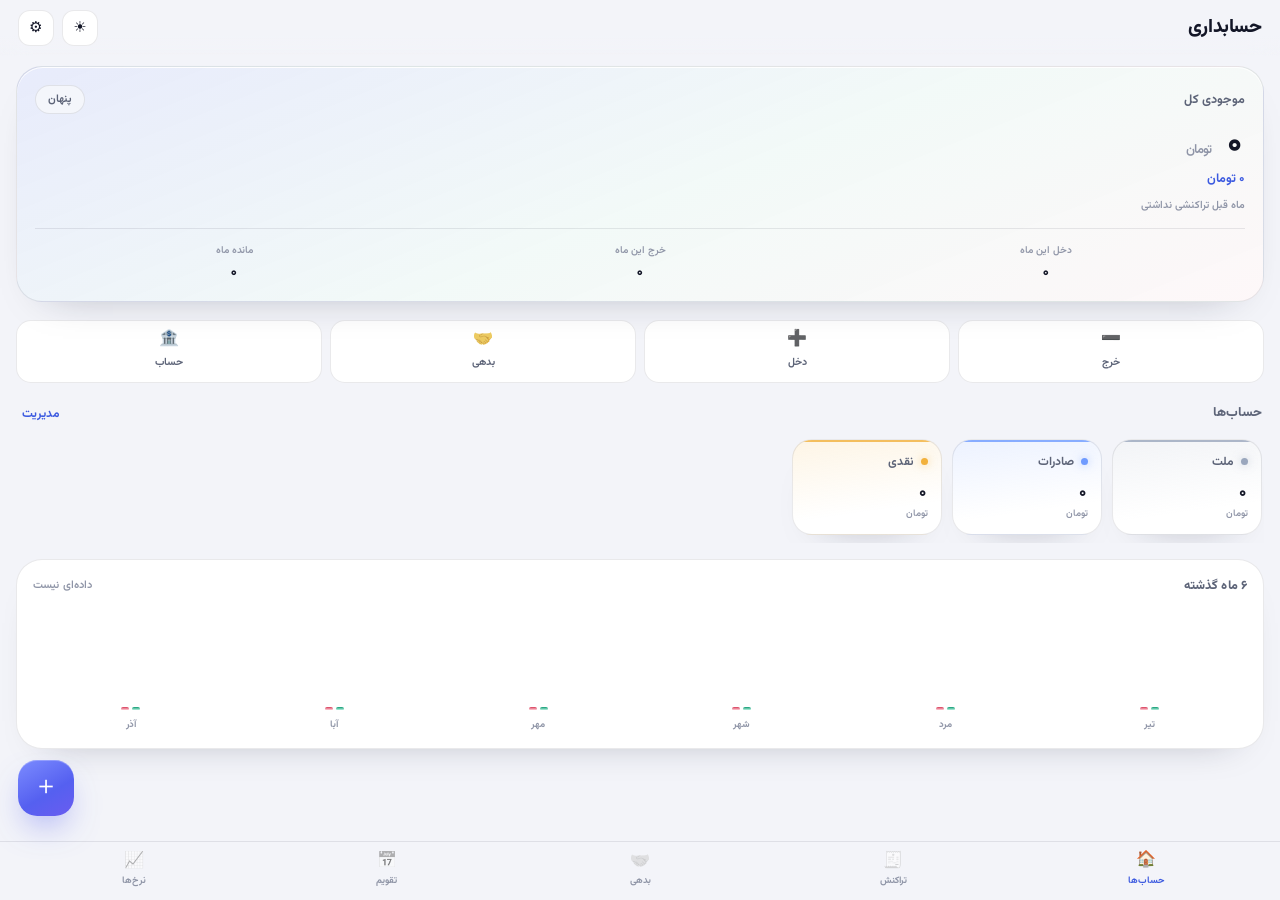
<file: index.html>
<!DOCTYPE html>
<html lang="fa" dir="rtl" data-theme="dark">
<head>
<meta charset="UTF-8">
<meta name="viewport" content="width=device-width, initial-scale=1, viewport-fit=cover, maximum-scale=1, user-scalable=no">
<meta name="apple-mobile-web-app-capable" content="yes">
<meta name="mobile-web-app-capable" content="yes">
<meta name="apple-mobile-web-app-status-bar-style" content="black-translucent">
<meta name="apple-mobile-web-app-title" content="حسابداری">
<meta name="theme-color" content="#08090f">
<script>
try{
  var _t=localStorage.getItem("dakhel_theme");
  if(_t==="light"||_t==="dark"){document.documentElement.setAttribute("data-theme",_t);}
  else if(window.matchMedia&&window.matchMedia("(prefers-color-scheme: light)").matches){
    document.documentElement.setAttribute("data-theme","light");
  }
}catch(e){}
</script>
<link rel="apple-touch-icon" href="apple-touch-icon-180.png?v=5">
<link rel="icon" href="icon-192.png?v=5">
<link rel="manifest" href="manifest.json">
<title>حسابداری</title>
<link rel="preconnect" href="https://fonts.googleapis.com">
<link rel="preconnect" href="https://fonts.gstatic.com" crossorigin>
<!-- فونت غیرمسدودکننده: بدون اینترنت هم صفحه فوری باز می‌شود و از فونت جانشین استفاده می‌کند -->
<link href="https://fonts.googleapis.com/css2?family=Vazirmatn:wght@400;500;600;700;800;900&display=swap"
      rel="stylesheet" media="print" onload="this.media='all'">
<link rel="stylesheet" href="styles.css">
<script src="app.js" defer></script>
<script>
/* ثبت سرویس‌ورکر پیش از بارگذاری برنامه، تا حتی اگر app.js خطا بدهد
   نصب کش آفلاین انجام شده باشد */
if ('serviceWorker' in navigator) {
  window.addEventListener('load', function () {
    try {
      navigator.serviceWorker.register('sw.js', { scope: './' }).catch(function () {});
    } catch (e) {}
  });
}
</script>
</head>
<body>

<div class="aurora" aria-hidden="true"></div>

<header class="topbar">
  <h1 id="pageTitle">حسابداری</h1>
  <div class="tb-actions">
    <button class="icon-btn" id="btnTheme" aria-label="تغییر تم">🌙</button>
    <button class="icon-btn" id="btnSettings" aria-label="تنظیمات">⚙️</button>
  </div>
</header>

<main>

  <!-- ════════ حساب‌ها ════════ -->
  <section class="page is-active" id="page-home">
    <div class="hero">
      <div class="hero-top">
        <span class="hero-label">موجودی کل</span>
        <button class="hero-eye" id="eyeBtn">پنهان</button>
      </div>
      <div class="hero-amount" id="totalBal">۰ <small>تومان</small></div>
      <div class="hero-short" id="totalShort"></div>
      <div class="hero-cmp" id="heroCmp"></div>
      <div class="hero-grid">
        <div class="hg"><small>دخل این ماه</small><b id="statInc">۰</b></div>
        <div class="hg"><small>خرج این ماه</small><b id="statExp">۰</b></div>
        <div class="hg"><small>مانده ماه</small><b id="statNet">۰</b></div>
      </div>
      <div class="budget" id="budgetBox" hidden>
        <div class="budget-row"><span>بودجه ماه</span><b id="budgetText">—</b></div>
        <div class="bar"><i id="budgetBar"></i></div>
      </div>
    </div>

    <div class="quick">
      <button class="qa" data-act="addExpense"><i>➖</i><span>خرج</span></button>
      <button class="qa" data-act="addIncome"><i>➕</i><span>دخل</span></button>
      <button class="qa" data-act="addDebt"><i>🤝</i><span>بدهی</span></button>
      <button class="qa" data-act="manageAcc"><i>🏦</i><span>حساب</span></button>
    </div>

    <div class="sec-head">
      <span>حساب‌ها</span>
      <button class="link-btn" id="btnManageAcc">مدیریت</button>
    </div>
    <div class="acc-row" id="accRow"></div>

    <div class="card" id="catBox" hidden>
      <div class="card-head"><span>دسته‌بندی خرج این ماه</span><span class="muted" id="catSub"></span></div>
      <div id="catList"></div>
    </div>

    <div class="card" id="recentBox" hidden>
      <div class="card-head"><span>آخرین تراکنش‌ها</span><button class="link-btn" data-act="page" data-page="tx">همه</button></div>
      <div id="recentList"></div>
    </div>

    <div class="card">
      <div class="card-head"><span>۶ ماه گذشته</span><span class="muted" id="trendSub">دخل و خرج</span></div>
      <div class="trend" id="trendChart"></div>
    </div>

    <div class="card" id="topBox" hidden>
      <div class="card-head"><span>بیشترین خرج‌های ماه</span><span class="muted" id="topSub"></span></div>
      <div id="topList"></div>
    </div>

    <div class="card" id="famBox" hidden>
      <div class="card-head"><span>تراز خانواده</span><span class="muted" id="famNote"></span></div>
      <div class="fam-grid">
        <div><small>دریافتی</small><b id="famIn">۰</b></div>
        <div><small>خرج</small><b id="famOut">۰</b></div>
        <div><small>مازاد</small><b id="famNet">۰</b></div>
      </div>
    </div>
  </section>

  <!-- ════════ تراکنش‌ها ════════ -->
  <section class="page" id="page-tx">
    <div class="tx-tools">
      <div class="seg" id="segType">
        <button class="seg-btn is-on" data-act="filter" data-filter="all">همه</button>
        <button class="seg-btn" data-act="filter" data-filter="expense">خرج</button>
        <button class="seg-btn" data-act="filter" data-filter="income">دخل</button>
        <button class="seg-btn" data-act="filter" data-filter="fam">خانواده</button>
      </div>
    </div>
    <div class="tx-row2">
      <button class="month-btn" id="monthBtn">
        <span id="monthBtnText">همه ماه‌ها</span><span class="caret">▾</span>
      </button>
      <div class="search">
        <span class="s-ico">
          <svg width="13" height="13" viewBox="0 0 24 24" fill="none" stroke="currentColor" stroke-width="2.6" stroke-linecap="round"><circle cx="11" cy="11" r="7.5"/><line x1="20.5" y1="20.5" x2="16" y2="16"/></svg>
        </span>
        <input type="search" id="searchInput" placeholder="جستجو در توضیح یا حساب…" autocomplete="off">
      </div>
      <div class="month-menu" id="monthMenu"></div>
    </div>
    <div class="stat-row" id="txSummary"></div>
    <div id="txList"></div>
    <div class="tx-more"><button class="btn-ghost" id="btnMore" hidden>نمایش بیشتر</button></div>
  </section>

  <!-- ════════ بدهی‌ها ════════ -->
  <section class="page" id="page-debts">
    <div class="seg" id="segDebt" style="margin-bottom:12px">
      <button class="seg-btn is-on" data-act="debtTab" data-debt="creditor">طلب‌کاری</button>
      <button class="seg-btn" data-act="debtTab" data-debt="debtor">بده‌کاری</button>
    </div>
    <div class="card debt-sum">
      <small id="debtSumLabel">جمع طلب‌کاری</small>
      <b id="debtSumAmt">۰ تومان</b>
      <div class="muted" id="debtSumMeta"></div>
    </div>
    <div id="debtList"></div>
  </section>

  <!-- ════════ تقویم ════════ -->
  <section class="page" id="page-cal">
    <div class="cal-bar">
      <button class="nav-btn-sm" id="calPrev" aria-label="ماه قبل">›</button>
      <div class="cal-title" id="calTitle">—</div>
      <button class="nav-btn-sm" id="calNext" aria-label="ماه بعد">‹</button>
    </div>
    <div class="stat-row" id="calMonthSum"></div>
    <div class="cal-wd" id="calWeekdays"></div>
    <div class="cal-grid" id="calGrid"></div>
    <div class="cal-legend">
      <span><i style="background:rgba(255,107,129,.13)"></i>کم</span>
      <span><i style="background:rgba(255,107,129,.31)"></i>متوسط</span>
      <span><i style="background:rgba(255,107,129,.44)"></i>زیاد</span>
      <span><i style="background:var(--mint)"></i>دخل</span>
    </div>
    <div class="card" id="calDay" hidden></div>
  </section>

  <!-- ════════ طلا و ارز ════════ -->
  <section class="page" id="page-rates">
    <div class="card rates-head">
      <div>
        <div class="rates-title">🥇 طلا و ارز</div>
        <div class="muted" id="ratesMeta">برای دریافت قیمت، بروزرسانی بزن</div>
      </div>
      <button class="btn-ghost" id="btnRates" style="width:auto;padding:10px 14px">🔄 بروزرسانی</button>
    </div>
    <div class="rates-list" id="ratesList"></div>
    <p class="fineprint">منبع: tgju.org · قیمت‌ها لحظه‌ای و تخمینی است؛ برای معامله با صراف چک کن.<br>بروزرسانی خودکار هر ۱۰ دقیقه.</p>
  </section>

</main>

<button class="fab" id="fab" aria-label="ثبت جدید">＋</button>

<nav class="tabbar" id="tabbar">
  <button class="tab is-on" data-act="page" data-page="home"><i>🏠</i><span>حساب‌ها</span></button>
  <button class="tab" data-act="page" data-page="tx"><i>🧾</i><span>تراکنش</span></button>
  <button class="tab" data-act="page" data-page="debts"><i>🤝</i><span>بدهی</span></button>
  <button class="tab" data-act="page" data-page="cal"><i>📅</i><span>تقویم</span></button>
  <button class="tab" data-act="page" data-page="rates"><i>📈</i><span>نرخ‌ها</span></button>
</nav>

<!-- ════════ شیت ثبت/ویرایش تراکنش ════════ -->
<div class="sheet-wrap" id="sheetEntry">
  <div class="sheet">
    <div class="grabber"></div>
    <div class="sheet-scroll">
      <div class="sheet-title" id="sheetEntryTitle">ثبت جدید</div>
      <div class="seg" id="entryType" style="margin-bottom:12px">
        <button class="seg-btn is-on" data-act="type" data-t="expense">خرج</button>
        <button class="seg-btn" data-act="type" data-t="income">دخل</button>
      </div>
      <div class="field amount-field">
        <label for="entryAmt">مبلغ (هزار تومان)</label>
        <input type="text" id="entryAmt" class="amount-input" inputmode="numeric"
               placeholder="۰" autocomplete="off" enterkeyhint="done">
        <div class="amount-hint" id="amtHint"></div>
      </div>
      <div class="field">
        <label>توضیح</label>
        <input type="text" id="entryDesc" placeholder="مثلاً نان، اسنپ، قبض برق" autocomplete="off">
        <div class="chips" id="descChips"></div>
      </div>
      <div class="field">
        <label>تاریخ</label>
        <button class="date-btn" id="entryDate">📅 <span id="entryDateText">—</span></button>
      </div>
      <div class="field">
        <label>پول از کدام حساب؟</label>
        <div class="pills" id="entryAcc"></div>
      </div>
      <div class="field" style="margin-bottom:2px">
        <label>پول کیه؟</label>
        <div class="pills" id="entryWho"></div>
      </div>
    </div>
    <div class="sheet-foot">
      <button class="btn exp" id="btnEntrySubmit">ثبت خرج</button>
      <button class="btn-ghost btn-danger" id="btnEntryDelete" hidden style="margin-top:8px">🗑 حذف این تراکنش</button>
    </div>
  </div>
</div>

<!-- ════════ شیت بدهی ════════ -->
<div class="sheet-wrap" id="sheetDebt">
  <div class="sheet">
    <div class="grabber"></div>
    <div class="sheet-scroll">
      <div class="sheet-title" id="debtSheetTitle">ثبت جدید</div>
      <div class="field"><label>اسم</label><input type="text" id="debtName" placeholder="اسم شخص یا شرکت" autocomplete="off"></div>
      <div class="field"><label>مبلغ (هزار تومان)</label><input type="text" id="debtAmt" inputmode="numeric" placeholder="۰" autocomplete="off"></div>
      <div class="field" style="margin-bottom:2px"><label>بابت</label><input type="text" id="debtDesc" placeholder="قرض، خرید، …" autocomplete="off"></div>
    </div>
    <div class="sheet-foot">
      <button class="btn inc" id="btnDebtSubmit">ثبت</button>
      <button class="btn-ghost btn-danger" id="btnDebtDelete" hidden style="margin-top:8px">🗑 حذف</button>
    </div>
  </div>
</div>

<!-- ════════ تنظیمات ════════ -->
<div class="sheet-wrap" id="sheetSettings">
  <div class="sheet">
    <div class="grabber"></div>
    <div class="sheet-scroll">
      <div class="sheet-title">تنظیمات</div>

      <div class="field">
        <label>ظاهر برنامه</label>
        <div class="seg" id="themeSeg">
          <button class="seg-btn" data-act="theme" data-v="system">سیستم</button>
          <button class="seg-btn" data-act="theme" data-v="dark">تیره</button>
          <button class="seg-btn" data-act="theme" data-v="light">روشن</button>
        </div>
      </div>

      <div class="field">
        <label>موجودی حساب‌ها</label>
        <div class="seg" id="balSeg">
          <button class="seg-btn" data-act="balVis" data-v="show">نمایش</button>
          <button class="seg-btn" data-act="balVis" data-v="hide">پنهان</button>
        </div>
      </div>

      <div class="field">
        <label>بودجه ماهانه (هزار تومان)</label>
        <input type="text" id="budgetInput" inputmode="numeric" placeholder="مثلاً ۱۰٬۰۰۰" autocomplete="off">
        <div class="muted" style="margin-top:6px">خالی بگذاری، نوار بودجه نمایش داده نمی‌شود.</div>
      </div>
      <button class="btn-ghost" id="btnSaveBudget" style="margin-bottom:12px">ذخیره بودجه</button>

      <div class="row-btns" style="margin-bottom:8px">
        <button class="btn-ghost" id="btnBackup">💾 بکاپ</button>
        <button class="btn-ghost" id="btnRestore">📂 برگرداندن</button>
      </div>
      <div class="row-btns" style="margin-bottom:8px">
        <button class="btn-ghost" id="btnPdf">📄 خروجی PDF</button>
        <button class="btn-ghost" id="btnInstall">📲 نصب روی گوشی</button>
      </div>
      <button class="btn-ghost" id="btnCheckUpdate" style="margin-bottom:8px">🔄 بررسی آپدیت برنامه</button>
      <button class="btn-ghost btn-danger" id="btnWipe" style="margin-bottom:10px">🗑 پاک کردن همه داده‌ها</button>
      <p class="fineprint" id="verLine">نسخه ۴.۵</p>
      <a class="credit" href="https://t.me/mmdGK" target="_blank" rel="noopener">ساخته‌شده توسط <b>mmdGK</b></a>
      <input type="file" id="fileIn" accept=".json,application/json" hidden>
    </div>
    <div class="sheet-foot"><button class="btn" id="btnSettingsClose">بستن</button></div>
  </div>
</div>

<!-- ════════ موجودی حساب ════════ -->
<div class="modal-wrap" id="modalBalance">
  <div class="modal">
    <h3 id="balTitle">موجودی حساب</h3>
    <div class="field"><label>موجودی (هزار تومان)</label><input type="text" id="balInput" inputmode="numeric" placeholder="۰" autocomplete="off"></div>
    <div class="pills" style="margin-bottom:14px">
      <button class="pill is-on" id="balPos">موجودی مثبت</button>
      <button class="pill" id="balNeg">موجودی منفی</button>
    </div>
    <div class="row-btns">
      <button class="btn-ghost" id="btnBalCancel">لغو</button>
      <button class="btn" id="btnBalSave">ذخیره</button>
    </div>
  </div>
</div>

<!-- ════════ مدیریت حساب‌ها ════════ -->
<div class="modal-wrap" id="modalAccounts">
  <div class="modal">
    <h3>مدیریت حساب‌ها</h3>
    <div id="accList"></div>
    <div class="acc-add">
      <input type="text" id="newAccName" placeholder="نام حساب جدید…" autocomplete="off">
      <button class="btn" id="btnAddAcc">افزودن</button>
    </div>
    <div class="row-btns" style="margin-top:12px">
      <button class="btn-ghost" id="btnAccClose">بستن</button>
    </div>
  </div>
</div>

<!-- ════════ انتخاب تاریخ ════════ -->
<div class="modal-wrap" id="modalDate">
  <div class="modal">
    <h3>انتخاب تاریخ</h3>
    <div class="cal-bar">
      <button class="nav-btn-sm" id="dpPrev">›</button>
      <div class="cal-title" id="dpTitle">—</div>
      <button class="nav-btn-sm" id="dpNext">‹</button>
    </div>
    <div class="cal-wd" id="dpWd"></div>
    <div class="dp-grid" id="dpGrid"></div>
    <div class="row-btns">
      <button class="btn-ghost" id="btnDpCancel">بستن</button>
      <button class="btn" id="btnDpToday">امروز</button>
    </div>
  </div>
</div>

<!-- ════════ راهنمای نصب ════════ -->
<div class="modal-wrap" id="modalInstall">
  <div class="modal">
    <h3>📲 نصب روی گوشی</h3>
    <div class="inst-h">🤖 اندروید (کروم)</div>
    <ol class="inst-list">
      <li>منوی ⋮ کروم را باز کن</li>
      <li>«Add to Home screen» یا «نصب برنامه» را بزن</li>
      <li>تأیید کن تا آیکون روی صفحه اصلی بیاید</li>
    </ol>
    <div class="inst-h">🍎 آیفون (سافاری)</div>
    <ol class="inst-list">
      <li>دکمه Share پایین سافاری را بزن</li>
      <li>«Add to Home Screen» را انتخاب کن</li>
      <li>دکمه Add را بزن</li>
    </ol>
    <button class="btn" id="btnInstallClose" style="margin-top:14px">فهمیدم</button>
  </div>
</div>

<div class="toast" id="toast"></div>

</body>
</html>
</file>
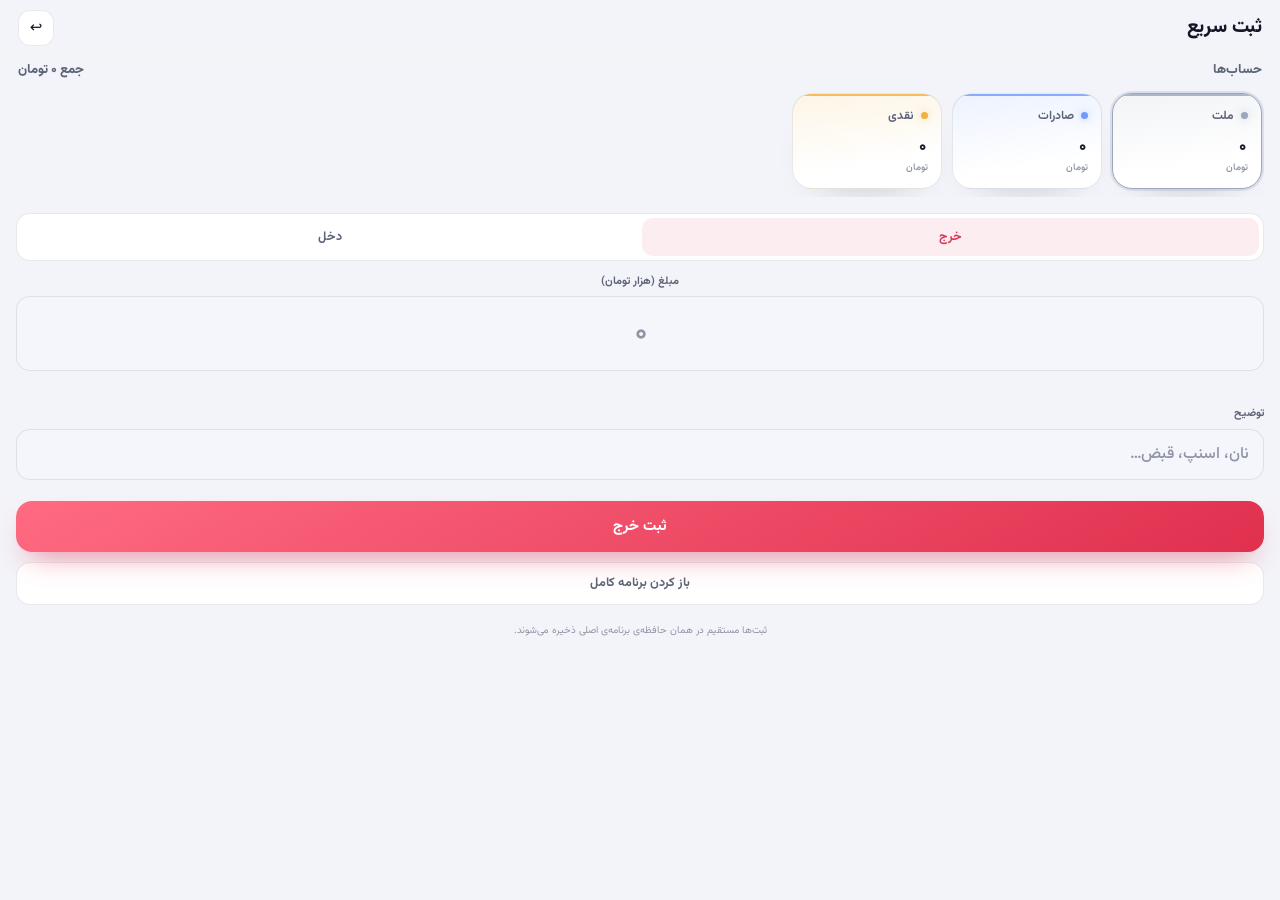
<file: widget.html>
<!DOCTYPE html>
<html lang="fa" dir="rtl" data-theme="dark">
<head>
<meta charset="UTF-8">
<meta name="viewport" content="width=device-width, initial-scale=1, viewport-fit=cover, maximum-scale=1, user-scalable=no">
<meta name="apple-mobile-web-app-capable" content="yes">
<meta name="mobile-web-app-capable" content="yes">
<meta name="apple-mobile-web-app-status-bar-style" content="black-translucent">
<meta name="apple-mobile-web-app-title" content="ثبت سریع">
<meta name="theme-color" content="#08090f">
<script>
try{
  var _t=localStorage.getItem("dakhel_theme");
  if(_t==="light"||_t==="dark"){document.documentElement.setAttribute("data-theme",_t);}
  else if(window.matchMedia&&window.matchMedia("(prefers-color-scheme: light)").matches){
    document.documentElement.setAttribute("data-theme","light");
  }
}catch(e){}
</script>
<link rel="apple-touch-icon" href="widget-icon.png">
<title>ثبت سریع</title>
<link rel="preconnect" href="https://fonts.googleapis.com">
<link rel="preconnect" href="https://fonts.gstatic.com" crossorigin>
<link href="https://fonts.googleapis.com/css2?family=Vazirmatn:wght@400;500;600;700;800;900&display=swap"
      rel="stylesheet" media="print" onload="this.media='all'">
<link rel="stylesheet" href="styles.css">
<script>
/* این صفحه هم آفلاین باز شود، حتی اگر قبلاً فقط خودش باز شده باشد */
if ('serviceWorker' in navigator) {
  window.addEventListener('load', function () {
    try {
      navigator.serviceWorker.register('sw.js', { scope: './' }).catch(function () {});
    } catch (e) {}
  });
}
</script>
<style>
.acc-card.sel{border-color:var(--acc);box-shadow:0 0 0 2px var(--acc-24),var(--shadow)}
.sheet-title{margin-top:2px}
</style>
</head>
<body>

<div class="aurora" aria-hidden="true"></div>

<header class="topbar">
  <h1>ثبت سریع</h1>
  <div class="tb-actions">
    <a class="icon-btn" href="index.html" aria-label="برنامه کامل" style="text-decoration:none">↩</a>
  </div>
</header>

<main>
  <section class="page is-active">
    <div class="sec-head"><span>حساب‌ها</span><span class="muted" id="totalShort"></span></div>
    <div class="acc-row" id="accRow"></div>

    <div class="seg" id="wType" style="margin-bottom:12px">
      <button class="seg-btn is-on" data-t="expense">خرج</button>
      <button class="seg-btn" data-t="income">دخل</button>
    </div>

    <div class="field amount-field">
      <label for="wAmt">مبلغ (هزار تومان)</label>
      <input type="text" id="wAmt" class="amount-input" inputmode="numeric"
             placeholder="۰" autocomplete="off" enterkeyhint="done">
      <div class="amount-hint" id="wHint"></div>
    </div>

    <div class="field">
      <label>توضیح</label>
      <input type="text" id="wDesc" placeholder="نان، اسنپ، قبض…" autocomplete="off">
      <div class="chips" id="descChips"></div>
    </div>

    <button class="btn exp" id="wSubmit">ثبت خرج</button>
    <a class="btn-ghost" href="index.html"
       style="display:block;text-align:center;margin-top:10px;text-decoration:none;line-height:1.4">
      باز کردن برنامه کامل
    </a>
    <p class="fineprint" style="margin-top:16px">ثبت‌ها مستقیم در همان حافظه‌ی برنامه‌ی اصلی ذخیره می‌شوند.</p>
  </section>
</main>

<div class="toast" id="toast"></div>

<script>
(function () {
'use strict';

var SK = {
  entries: 'dakhel_entries', bal: 'dakhel_bal', accs: 'dakhel_accs',
  theme: 'dakhel_theme', last: 'dakhel_last'
};
var MONTHS = ['', 'فروردین', 'اردیبهشت', 'خرداد', 'تیر', 'مرداد', 'شهریور', 'مهر', 'آبان', 'آذر', 'دی', 'بهمن', 'اسفند'];
var FA = '۰۱۲۳۴۵۶۷۸۹';
var COLOR_ORDER = ['slate', 'blue', 'amber', 'mint', 'violet', 'rose', 'orange', 'bronze', 'pink', 'cyan'];
var OLD_COLORS = {
  melat: 'slate', sad: 'blue', cash: 'amber', pur: 'violet', grn: 'mint',
  red: 'rose', org: 'orange', brn: 'bronze', pink: 'pink', sky: 'cyan'
};
var ACC_DEF = [
  { id: 'melat', name: 'ملت', icon: '💳', color: 'slate' },
  { id: 'sad', name: 'صادرات', icon: '💳', color: 'blue' },
  { id: 'cash', name: 'نقدی', icon: '💵', color: 'amber' }
];

function $(id) { return document.getElementById(id); }
function readJSON(k, f) {
  try { var v = localStorage.getItem(k); return v === null ? f : JSON.parse(v); }
  catch (e) { return f; }
}
function writeJSON(k, v) { try { localStorage.setItem(k, JSON.stringify(v)); } catch (e) {} }
function toFa(s) { return String(s).replace(/[0-9]/g, function (c) { return FA.charAt(+c); }); }
function toEn(s) {
  return String(s).replace(/[۰-۹]/g, function (c) { var i = FA.indexOf(c); return i < 0 ? c : String(i); });
}
function fmt(n) {
  n = Math.round(Number(n) || 0);
  var neg = n < 0;
  return toFa((neg ? '−' : '') + Math.abs(n).toLocaleString('en-US').replace(/,/g, '٬'));
}
function pad2(n) { return (n < 10 ? '0' : '') + n; }
function esc(s) {
  return String(s == null ? '' : s).replace(/&/g, '&amp;').replace(/</g, '&lt;')
    .replace(/>/g, '&gt;').replace(/"/g, '&quot;').replace(/'/g, '&#39;');
}
function uid() { return 'x' + Date.now().toString(36) + Math.random().toString(36).slice(2, 7); }
function buzz(ms) { if (navigator.vibrate) { try { navigator.vibrate(ms); } catch (e) {} } }

var toastTimer = null;
function toast(msg) {
  var t = $('toast');
  if (!t) return;
  t.textContent = msg;
  t.classList.add('is-on');
  clearTimeout(toastTimer);
  toastTimer = setTimeout(function () { t.classList.remove('is-on'); }, 2000);
}

/* ── تقویم شمسی ── */
function g2j(gy, gm, gd) {
  var g = [0, 31, 59, 90, 120, 151, 181, 212, 243, 273, 304, 334];
  var y2 = gm > 2 ? gy + 1 : gy;
  var d = 355666 + 365 * gy + Math.floor((y2 + 3) / 4) - Math.floor((y2 + 99) / 100) +
          Math.floor((y2 + 399) / 400) + gd + g[gm - 1];
  var jy = -1595 + 33 * Math.floor(d / 12053);
  d %= 12053;
  jy += 4 * Math.floor(d / 1461);
  d %= 1461;
  if (d > 365) { jy += Math.floor((d - 1) / 365); d = (d - 1) % 365; }
  if (d < 186) return [jy, 1 + Math.floor(d / 31), 1 + d % 31];
  return [jy, 7 + Math.floor((d - 186) / 30), 1 + (d - 186) % 30];
}
function nowJ() {
  try {
    var s = new Date().toLocaleString('sv-SE', { timeZone: 'Asia/Tehran' });
    var p = s.split(' ');
    var d = p[0].split('-');
    var t = (p[1] || '00:00:00').split(':');
    var j = g2j(+d[0], +d[1], +d[2]);
    return { y: j[0], m: j[1], d: j[2], time: pad2(+t[0] || 0) + ':' + pad2(+t[1] || 0) };
  } catch (e) {
    var n = new Date();
    var jj = g2j(n.getFullYear(), n.getMonth() + 1, n.getDate());
    return { y: jj[0], m: jj[1], d: jj[2], time: pad2(n.getHours()) + ':' + pad2(n.getMinutes()) };
  }
}

/* ── داده ── */
function normAccounts(raw) {
  var list = Array.isArray(raw) ? raw : null;
  if (!list || !list.length) return JSON.parse(JSON.stringify(ACC_DEF));
  var out = [];
  for (var i = 0; i < list.length; i++) {
    var a = list[i];
    if (!a || typeof a !== 'object') continue;
    var color = String(a.color || '');
    if (OLD_COLORS[color]) color = OLD_COLORS[color];
    if (COLOR_ORDER.indexOf(color) < 0) color = COLOR_ORDER[i % COLOR_ORDER.length];
    out.push({
      id: a.id ? String(a.id) : 'a' + i + uid(),
      name: (a.name == null ? '' : String(a.name)).trim() || ('حساب ' + (i + 1)),
      icon: a.icon ? String(a.icon) : '💳',
      color: color
    });
  }
  return out.length ? out : JSON.parse(JSON.stringify(ACC_DEF));
}

var accounts = normAccounts(readJSON(SK.accs, null));
var balances = readJSON(SK.bal, {}) || {};
var last = readJSON(SK.last, {}) || {};

var state = {
  type: last.type === 'income' ? 'income' : 'expense',
  acc: '',
  raw: ''
};

function accByName(name) {
  for (var i = 0; i < accounts.length; i++) if (accounts[i].name === name) return accounts[i];
  return null;
}
state.acc = (last.acc && accByName(last.acc)) ? last.acc : (accounts.length ? accounts[0].name : '');

/* ── رندر ── */
function render() {
  var total = 0;
  accounts.forEach(function (a) { total += Number(balances[a.id]) || 0; });

  var h = '';
  accounts.forEach(function (a) {
    h += '<button class="acc-card c-' + a.color + (state.acc === a.name ? ' sel' : '') + '"' +
         ' data-acc="' + esc(a.name) + '">' +
           '<span class="acc-top"><span class="acc-dot"></span>' +
             '<span class="acc-name">' + esc(a.name) + '</span></span>' +
           '<span class="acc-bal">' + fmt(Number(balances[a.id]) || 0) + '</span>' +
           '<span class="acc-unit">تومان</span>' +
         '</button>';
  });
  var row = $('accRow');
  if (row) row.innerHTML = h || '<span class="muted">حسابی نیست</span>';

  var sub = $('totalShort');
  if (sub) sub.textContent = 'جمع ' + fmt(total) + ' تومان';

  var segs = document.querySelectorAll('#wType .seg-btn');
  for (var i = 0; i < segs.length; i++) {
    segs[i].classList.toggle('is-on', segs[i].dataset.t === state.type);
  }

  var amtEl = $('wAmt');
  if (amtEl) {
    var shown = state.raw ? fmtDigits(state.raw) : '';
    if (amtEl.value !== shown) amtEl.value = shown;
  }
  var hint = $('wHint');
  if (hint) hint.textContent = state.raw ? '= ' + fmt(Number(state.raw) * 1000) + ' تومان' : '';

  var btn = $('wSubmit');
  if (btn) {
    var inc = state.type === 'income';
    btn.className = 'btn ' + (inc ? 'inc' : 'exp');
    btn.textContent = 'ثبت ' + (inc ? 'دخل' : 'خرج');
  }
}

function fillDescChips() {
  var box = $('descChips');
  if (!box) return;
  var list = readJSON(SK.entries, []);
  if (!Array.isArray(list)) list = [];
  var seen = {}, arr = [];
  for (var i = 0; i < list.length && arr.length < 8; i++) {
    var d = list[i] && list[i].desc ? String(list[i].desc) : '';
    if (d && d !== 'بدون توضیح' && !seen[d]) { seen[d] = 1; arr.push(d); }
  }
  box.innerHTML = arr.map(function (d) {
    return '<button class="chip-btn" data-desc="' + esc(d) + '">' + esc(d) + '</button>';
  }).join('');
}

function fmtDigits(raw) {
  return raw
    ? toFa(Number(raw).toLocaleString('en-US').replace(/,/g, '٬'))
    : '';
}
function digitsOnly(s) {
  return toEn(s == null ? '' : String(s)).replace(/[^\d]/g, '');
}
function caretForDigits(str, n) {
  if (n <= 0) return 0;
  var seen = 0;
  for (var i = 0; i < str.length; i++) {
    if (/[0-9۰-۹]/.test(str.charAt(i))) {
      seen++;
      if (seen === n) return i + 1;
    }
  }
  return str.length;
}

/* کیبورد عددی خود گوشی — ورودی مبلغ مستقیم تایپ می‌شود */
function onAmountInput(el) {
  if (!el) return;
  var val = String(el.value || '');
  var pos = val.length;
  try { if (el.selectionStart != null) pos = el.selectionStart; } catch (e) {}

  var before = digitsOnly(val.slice(0, pos)).length;
  var raw = digitsOnly(val).slice(0, 10);
  state.raw = raw;

  var out = fmtDigits(raw);
  if (el.value !== out) {
    el.value = out;
    try {
      var c = caretForDigits(out, before);
      el.setSelectionRange(c, c);
    } catch (e) {}
  }
  render();
}

/* ── ثبت ── */
function submit() {
  var thousands = parseInt(state.raw, 10) || 0;
  if (thousands <= 0) { toast('مبلغ را وارد کن'); return; }
  var descEl = $('wDesc');
  var desc = (descEl ? descEl.value : '').trim();
  if (!desc) { toast('توضیح را وارد کن'); return; }

  /* همیشه از حافظه‌ی تازه بخوان تا داده‌های برنامه‌ی اصلی از دست نرود */
  accounts = normAccounts(readJSON(SK.accs, null));
  balances = readJSON(SK.bal, {}) || {};

  var acc = accByName(state.acc) || accounts[0];
  if (!acc) { toast('اول در برنامه‌ی اصلی یک حساب بساز'); return; }

  var list = readJSON(SK.entries, []);
  if (!Array.isArray(list)) list = [];

  var amount = thousands * 1000;
  var j = nowJ();
  list.unshift({
    id: uid(),
    type: state.type,
    amount: amount,
    desc: desc,
    card: acc.name,
    who: 'me',
    year: j.y, month: j.m, day: j.d,
    time: j.time,
    date: j.y + '/' + pad2(j.m) + '/' + pad2(j.d) + ' ' + MONTHS[j.m] + ' ' + j.time
  });
  writeJSON(SK.entries, list);

  balances[acc.id] = (Number(balances[acc.id]) || 0) + (state.type === 'expense' ? -amount : amount);
  writeJSON(SK.bal, balances);
  writeJSON(SK.last, { acc: acc.name, who: 'me', type: state.type });

  state.acc = acc.name;
  state.raw = '';
  if (descEl) descEl.value = '';
  render();
  fillDescChips();
  toast(state.type === 'expense' ? 'خرج ثبت شد ✓' : 'دخل ثبت شد ✓');
  buzz(12);
}

/* ── رویدادها ── */
document.addEventListener('click', function (ev) {
  var t = ev.target;
  while (t && t !== document && !(t.dataset && (t.dataset.acc || t.dataset.desc || t.dataset.t))) {
    t = t.parentNode;
  }
  if (!t || t === document || !t.dataset) return;

  if (t.dataset.acc) { state.acc = t.dataset.acc; render(); buzz(6); return; }
  if (t.dataset.t) { state.type = t.dataset.t; render(); buzz(6); return; }
  if (t.dataset.desc) {
    var d = $('wDesc');
    if (d) { d.value = t.dataset.desc; d.focus(); }
  }
});

var submitBtn = $('wSubmit');
if (submitBtn) submitBtn.addEventListener('click', submit);
var amtInput = $('wAmt');
if (amtInput) {
  amtInput.addEventListener('input', function () { onAmountInput(this); });
}
var descInput = $('wDesc');
if (descInput) {
  descInput.addEventListener('keydown', function (ev) {
    if (ev.key === 'Enter') { ev.preventDefault(); submit(); }
  });
}

var mq = window.matchMedia ? window.matchMedia('(prefers-color-scheme: light)') : null;
if (mq) {
  var onScheme = function () {
    var saved = null;
    try { saved = localStorage.getItem(SK.theme); } catch (e) {}
    if (saved !== 'dark' && saved !== 'light') {
      document.documentElement.setAttribute('data-theme', mq.matches ? 'light' : 'dark');
    }
  };
  if (mq.addEventListener) mq.addEventListener('change', onScheme);
  else if (mq.addListener) mq.addListener(onScheme);
}

render();
fillDescChips();

})();
</script>
</body>
</html>
</file>
<file: styles.css>
/* ══════════════════════════════════════════════════════════
   حساب‌یار — design system
   ══════════════════════════════════════════════════════════ */

/* ─── tokens ─── */
:root{
  color-scheme:dark;
  --bg:#08090f;
  --bg-elev:#11131d;
  --surface:rgba(255,255,255,.038);
  --surface-2:rgba(255,255,255,.07);
  --line:rgba(255,255,255,.075);
  --line-2:rgba(255,255,255,.15);
  --text:#eef1f8;
  --text-2:#98a0b6;
  --text-3:#5b6177;
  --rose:#ff6b81;--rose-12:rgba(255,107,129,.12);--rose-24:rgba(255,107,129,.26);
  --mint:#37d6a4;--mint-12:rgba(55,214,164,.12);--mint-24:rgba(55,214,164,.26);
  --indigo:#7c8cff;--indigo-12:rgba(124,140,255,.12);--indigo-24:rgba(124,140,255,.28);
  --amber:#f2b13c;
  --nav-bg:rgba(10,11,18,.84);
  --shadow:0 22px 46px -32px rgba(0,0,0,.95);
  --r-xl:26px;--r-lg:20px;--r-md:15px;--r-sm:11px;
}

[data-theme="light"]{
  color-scheme:light;
  --bg:#f3f4f9;
  --bg-elev:#ffffff;
  --surface:#ffffff;
  --surface-2:#f4f6fb;
  --line:rgba(16,20,38,.09);
  --line-2:rgba(16,20,38,.17);
  --text:#131627;
  --text-2:#5d6478;
  --text-3:#8f95a7;
  --rose:#d63a58;--rose-12:rgba(214,58,88,.09);--rose-24:rgba(214,58,88,.22);
  --mint:#0c9a72;--mint-12:rgba(12,154,114,.09);--mint-24:rgba(12,154,114,.22);
  --indigo:#3d5be0;--indigo-12:rgba(61,91,224,.09);--indigo-24:rgba(61,91,224,.2);
  --amber:#a97a0c;
  --nav-bg:rgba(243,244,249,.9);
  --shadow:0 18px 42px -32px rgba(20,26,48,.4);
}

/* ─── base ─── */
*{margin:0;padding:0;box-sizing:border-box;-webkit-tap-highlight-color:transparent}
[hidden]{display:none!important}
html{background:var(--bg);scroll-behavior:smooth}
body{
  font-family:'Vazirmatn',system-ui,-apple-system,'Segoe UI',sans-serif;
  background:var(--bg);color:var(--text);min-height:100vh;direction:rtl;
  font-size:15px;line-height:1.6;-webkit-font-smoothing:antialiased;
  padding-bottom:calc(104px + env(safe-area-inset-bottom));
  overflow-x:hidden;transition:background .3s,color .3s;
}
button,input{font-family:inherit}
.aurora{position:fixed;inset:0;z-index:-1;pointer-events:none;background:
  radial-gradient(58% 42% at 84% -6%,rgba(124,140,255,.17),transparent 62%),
  radial-gradient(52% 38% at 10% 2%,rgba(55,214,164,.10),transparent 60%),
  radial-gradient(70% 52% at 50% 106%,rgba(255,107,129,.08),transparent 68%);}
[data-theme="light"] .aurora{background:
  radial-gradient(58% 42% at 84% -6%,rgba(61,91,224,.11),transparent 62%),
  radial-gradient(52% 38% at 10% 2%,rgba(12,154,114,.08),transparent 60%),
  radial-gradient(70% 52% at 50% 106%,rgba(214,58,88,.07),transparent 68%);}

/* ─── top bar ─── */
.topbar{
  position:sticky;top:0;z-index:30;display:flex;align-items:center;justify-content:space-between;
  gap:10px;padding:calc(10px + env(safe-area-inset-top)) 18px 10px;
  background:linear-gradient(180deg,var(--bg) 62%,transparent);
  backdrop-filter:blur(14px);-webkit-backdrop-filter:blur(14px);
}
.topbar h1{font-size:19px;font-weight:800;letter-spacing:-.2px}
.tb-actions{display:flex;gap:8px}
.icon-btn{
  width:36px;height:36px;border-radius:12px;border:1px solid var(--line);
  background:var(--surface);color:var(--text);font-size:15px;line-height:1;
  display:flex;align-items:center;justify-content:center;cursor:pointer;
  transition:transform .14s ease,background .2s;
}
.icon-btn:active{transform:scale(.9);background:var(--surface-2)}

/* ─── pages ─── */
.page{display:none;padding:4px 16px 24px}
.page.is-active{display:block;animation:rise .32s cubic-bezier(.22,1,.36,1)}
@keyframes rise{from{opacity:0;transform:translateY(10px)}to{opacity:1;transform:none}}

/* ─── hero balance ─── */
.hero{
  position:relative;overflow:hidden;border-radius:var(--r-xl);padding:18px 18px 16px;
  margin:6px 0 18px;border:1px solid var(--line);
  background:
    linear-gradient(158deg,rgba(124,140,255,.16),rgba(55,214,164,.06) 54%,rgba(255,107,129,.05)),
    var(--surface);
  box-shadow:var(--shadow);
}
[data-theme="light"] .hero{
  background:
    linear-gradient(158deg,rgba(61,91,224,.12),rgba(12,154,114,.05) 54%,rgba(214,58,88,.04)),
    #fff;
}
.hero::after{content:'';position:absolute;inset:0;border-radius:inherit;pointer-events:none;
  box-shadow:inset 0 1px 0 rgba(255,255,255,.08)}
[data-theme="light"] .hero::after{box-shadow:inset 0 1px 0 rgba(255,255,255,.9)}
.hero-top{display:flex;align-items:center;justify-content:space-between;gap:10px}
.hero-label{font-size:12.5px;font-weight:700;color:var(--text-2)}
.hero-eye{
  font-size:11px;font-weight:700;color:var(--text-2);background:var(--surface-2);
  border:1px solid var(--line);border-radius:999px;padding:5px 12px;cursor:pointer;
  transition:transform .14s ease;
}
.hero-eye:active{transform:scale(.94)}
.hero-amount{
  margin-top:10px;font-size:34px;font-weight:800;letter-spacing:-1px;line-height:1.25;
  font-variant-numeric:tabular-nums;word-break:break-word;
}
.hero-amount small{font-size:13px;font-weight:600;color:var(--text-3);margin-inline-start:5px}
.hero-short{margin-top:2px;font-size:12.5px;font-weight:700;color:var(--indigo)}
.hero-cmp{margin-top:9px;display:flex;flex-direction:column;gap:5px}
.cmp-chip{
  align-self:flex-start;display:inline-flex;align-items:center;gap:6px;padding:5px 11px;
  border-radius:999px;font-size:11px;font-weight:700;background:var(--surface-2);
  border:1px solid var(--line);color:var(--text-2);
}
.cmp-chip.up{color:var(--mint);border-color:var(--mint-24);background:var(--mint-12)}
.cmp-chip.down{color:var(--rose);border-color:var(--rose-24);background:var(--rose-12)}
.cmp-hint{font-size:10.5px;font-weight:600;color:var(--text-3)}
.hero-grid{
  display:grid;grid-template-columns:repeat(3,1fr);gap:8px;
  margin-top:14px;padding-top:14px;border-top:1px solid var(--line);
}
.hg{text-align:center;min-width:0}
.hg small{display:block;font-size:10px;font-weight:600;color:var(--text-3);margin-bottom:3px}
.hg b{font-size:14px;font-weight:800;font-variant-numeric:tabular-nums;display:block;
  white-space:nowrap;overflow:hidden;text-overflow:ellipsis}
.hg b.pos{color:var(--mint)}
.hg b.neg{color:var(--rose)}

.budget{margin-top:14px;padding-top:12px;border-top:1px solid var(--line)}
.budget-row{display:flex;justify-content:space-between;gap:10px;font-size:11.5px;font-weight:600;
  color:var(--text-2);margin-bottom:7px}
.budget-row b{font-weight:800;color:var(--text);font-variant-numeric:tabular-nums}
.bar{height:7px;border-radius:999px;background:var(--surface-2);overflow:hidden}
.bar i{display:block;height:100%;border-radius:999px;width:0;
  background:linear-gradient(90deg,var(--mint),var(--indigo));
  transition:width .55s cubic-bezier(.22,1,.36,1)}
.bar i.warn{background:linear-gradient(90deg,var(--amber),var(--rose))}

/* ─── quick actions ─── */
.quick{display:grid;grid-template-columns:repeat(4,1fr);gap:8px;margin:0 0 18px}
.qa{
  display:flex;flex-direction:column;align-items:center;gap:6px;padding:11px 4px;
  border-radius:var(--r-md);border:1px solid var(--line);background:var(--surface);
  color:var(--text-2);font-size:10.5px;font-weight:700;cursor:pointer;
  transition:transform .14s ease,background .18s,color .18s;
}
.qa i{font-style:normal;font-size:16px;line-height:1;filter:grayscale(.35)}
.qa:active{transform:scale(.94);background:var(--surface-2);color:var(--text)}

/* ─── category breakdown ─── */
.cat-item{margin-bottom:11px}
.cat-item:last-child{margin-bottom:0}
.cat-head{display:flex;align-items:center;gap:7px;font-size:12px;margin-bottom:5px}
.cat-ico{font-size:12.5px;flex:0 0 auto}
.cat-name{flex:1;min-width:0;font-weight:600;white-space:nowrap;overflow:hidden;text-overflow:ellipsis}
.cat-pct{font-size:10px;font-weight:700;color:var(--text-3);flex:0 0 auto}
.cat-val{flex:0 0 auto;font-weight:800;color:var(--rose);font-variant-numeric:tabular-nums}
.cat-bar{height:5px;border-radius:999px;background:var(--surface-2);overflow:hidden}
.cat-bar i{display:block;height:100%;border-radius:999px;
  background:linear-gradient(90deg,var(--rose),rgba(255,107,129,.45));
  transition:width .5s cubic-bezier(.22,1,.36,1)}

/* ─── recent list ─── */
.recent-row{
  display:flex;align-items:center;gap:9px;padding:7px 0;border-bottom:1px solid var(--line);
  cursor:pointer;
}
.recent-row:last-child{border-bottom:none}
.recent-row:active{opacity:.7}
.recent-ico{font-size:14px;flex:0 0 auto;width:22px;text-align:center}
.recent-nm{flex:1;min-width:0;font-size:12px;font-weight:600;white-space:nowrap;
  overflow:hidden;text-overflow:ellipsis}
.recent-dt{flex:0 0 auto;font-size:9.5px;font-weight:600;color:var(--text-3)}
.recent-vl{flex:0 0 auto;font-size:12px;font-weight:800;font-variant-numeric:tabular-nums;
  min-width:74px;text-align:end}
.recent-vl.exp{color:var(--rose)}
.recent-vl.inc{color:var(--mint)}

/* ─── section head ─── */
.sec-head{display:flex;align-items:center;justify-content:space-between;margin:0 2px 10px}
.sec-head span{font-size:13px;font-weight:800;color:var(--text-2)}
.link-btn{background:none;border:none;color:var(--indigo);font-size:12px;font-weight:700;
  cursor:pointer;padding:4px;border-radius:8px}
.link-btn:active{opacity:.7}

/* ─── account cards ─── */
.acc-row{
  display:flex;gap:10px;overflow-x:auto;padding:2px 2px 8px;margin-bottom:16px;
  scrollbar-width:none;-webkit-overflow-scrolling:touch;
}
.acc-row::-webkit-scrollbar{display:none}
.acc-card{
  position:relative;overflow:hidden;flex:0 0 auto;width:150px;text-align:start;display:block;
  padding:13px;border-radius:var(--r-lg);border:1px solid var(--line);cursor:pointer;
  background:linear-gradient(172deg,var(--acc-12,var(--surface-2)),transparent 72%),var(--surface);
  color:var(--text);box-shadow:var(--shadow);
  transition:transform .18s ease,border-color .2s;
}
.acc-card::before{content:'';position:absolute;top:0;inset-inline:0;height:2px;
  background:var(--acc,var(--indigo));opacity:.8}
.acc-card:active{transform:scale(.96)}
.acc-top{display:flex;align-items:center;gap:7px;min-width:0}
.acc-dot{width:7px;height:7px;border-radius:50%;background:var(--acc,var(--indigo));
  box-shadow:0 0 8px var(--acc-48,transparent);flex:0 0 auto}
.acc-name{font-size:12px;font-weight:700;color:var(--text-2);
  white-space:nowrap;overflow:hidden;text-overflow:ellipsis}
.acc-bal{display:block;margin-top:9px;font-size:16.5px;font-weight:800;letter-spacing:-.3px;
  font-variant-numeric:tabular-nums;white-space:nowrap}
.acc-unit{display:block;font-size:9.5px;color:var(--text-3);font-weight:600}

/* ─── cards ─── */
.card{
  border-radius:var(--r-xl);border:1px solid var(--line);background:var(--surface);
  padding:16px;margin-bottom:14px;box-shadow:var(--shadow);
}
.card-head{display:flex;align-items:center;justify-content:space-between;gap:10px;
  margin-bottom:12px;font-size:12.5px;font-weight:800;color:var(--text-2);
  letter-spacing:.1px}
.card-head .link-btn{font-size:11.5px;padding:2px 4px}
.muted{font-size:11px;font-weight:600;color:var(--text-3)}

/* trend chart */
.trend{display:flex;align-items:flex-end;justify-content:space-between;gap:8px;height:124px}
.tcol{flex:1;display:flex;flex-direction:column;align-items:center;gap:7px;height:100%;min-width:0}
.tbars{flex:1;display:flex;align-items:flex-end;justify-content:center;gap:3px;width:100%}
.tbar{width:8px;border-radius:4px 4px 2px 2px;min-height:3px;
  transition:height .5s cubic-bezier(.22,1,.36,1)}
.tbar.inc{background:linear-gradient(180deg,var(--mint),rgba(55,214,164,.35))}
.tbar.exp{background:linear-gradient(180deg,var(--rose),rgba(255,107,129,.32))}
.tlabel{font-size:9.5px;font-weight:700;color:var(--text-3);white-space:nowrap}

/* top spends */
.top-item{margin-bottom:11px}
.top-item:last-child{margin-bottom:0}
.top-line{display:flex;align-items:center;gap:8px;font-size:12.5px;margin-bottom:5px}
.top-ico{font-size:13px;flex:0 0 auto}
.top-name{flex:1;min-width:0;font-weight:600;white-space:nowrap;overflow:hidden;
  text-overflow:ellipsis}
.top-val{font-weight:800;color:var(--rose);font-variant-numeric:tabular-nums;flex:0 0 auto}
.top-bar{height:5px;border-radius:999px;background:var(--surface-2);overflow:hidden}
.top-bar i{display:block;height:100%;border-radius:999px;
  background:linear-gradient(90deg,var(--rose),rgba(255,107,129,.4))}

/* family */
.fam-grid{display:grid;grid-template-columns:repeat(3,1fr);gap:8px;text-align:center}
.fam-grid small{display:block;font-size:9.5px;font-weight:600;color:var(--text-3);margin-bottom:3px}
.fam-grid b{font-size:13.5px;font-weight:800;font-variant-numeric:tabular-nums}

/* ─── segmented control ─── */
.seg{display:flex;gap:4px;padding:4px;background:var(--surface);border:1px solid var(--line);
  border-radius:14px}
.seg-btn{
  flex:1;padding:9px 6px;border:none;border-radius:11px;background:none;color:var(--text-2);
  font-size:12.5px;font-weight:700;cursor:pointer;white-space:nowrap;
  transition:background .18s,color .18s,transform .14s ease;
}
.seg-btn:active{transform:scale(.97)}
.seg-btn.is-on{background:var(--surface-2);color:var(--text)}
#segType .seg-btn.is-on[data-filter="expense"]{color:var(--rose)}
#segType .seg-btn.is-on[data-filter="income"]{color:var(--mint)}
#segDebt .seg-btn.is-on[data-debt="creditor"]{color:var(--mint)}
#segDebt .seg-btn.is-on[data-debt="debtor"]{color:var(--rose)}
#entryType .seg-btn.is-on[data-t="expense"],
#wType .seg-btn.is-on[data-t="expense"]{color:var(--rose);background:var(--rose-12)}
#entryType .seg-btn.is-on[data-t="income"],
#wType .seg-btn.is-on[data-t="income"]{color:var(--mint);background:var(--mint-12)}

/* ─── transactions ─── */
.tx-tools{margin-bottom:10px}
.tx-row2{position:relative;display:flex;gap:8px;align-items:center;margin-bottom:12px}
.month-btn{
  flex:0 0 auto;max-width:44%;display:flex;align-items:center;gap:5px;padding:10px 12px;
  border-radius:14px;border:1px solid var(--line);background:var(--surface);color:var(--text);
  font-size:12px;font-weight:700;cursor:pointer;overflow:hidden;transition:transform .14s ease;
}
.month-btn:active{transform:scale(.97)}
.month-btn span:first-child{overflow:hidden;text-overflow:ellipsis;white-space:nowrap}
.month-btn .caret{font-size:9px;color:var(--text-3);flex:0 0 auto}
.month-menu{
  position:absolute;top:calc(100% + 4px);inset-inline-start:0;z-index:40;min-width:190px;
  max-height:266px;overflow-y:auto;padding:6px;background:var(--bg-elev);
  border:1px solid var(--line-2);border-radius:16px;display:none;
  box-shadow:0 26px 54px -26px rgba(0,0,0,.85);
}
.month-menu.is-open{display:block;animation:rise .16s ease}
.month-menu button{
  display:block;width:100%;text-align:start;padding:10px 12px;border:none;border-radius:10px;
  background:none;color:var(--text);font-size:12.5px;font-weight:600;cursor:pointer;
}
.month-menu button.is-on{color:var(--indigo);background:var(--indigo-12);font-weight:800}

.search{position:relative;flex:1;min-width:0}
.search input{
  width:100%;padding-block:10px;padding-inline:36px 12px;border-radius:14px;
  border:1px solid var(--line);background:var(--surface);color:var(--text);
  font-size:16px;font-weight:600;outline:none;
  transition:border-color .2s,box-shadow .2s;
}
.search input::placeholder{color:var(--text-3);font-weight:500}
.search input:focus{border-color:var(--indigo);box-shadow:0 0 0 3px var(--indigo-12)}
.search .s-ico{position:absolute;inset-inline-start:12px;top:50%;transform:translateY(-50%);
  color:var(--text-3);pointer-events:none;display:flex}

.stat-row{display:flex;gap:8px;margin-bottom:12px}
.ts{
  flex:1;min-width:0;padding:11px 6px;border-radius:var(--r-md);background:var(--surface);
  border:1px solid var(--line);text-align:center;box-shadow:var(--shadow);
}
.ts small{display:block;font-size:10px;font-weight:700;color:var(--text-3);margin-bottom:3px}
.ts b{font-size:13.5px;font-weight:800;font-variant-numeric:tabular-nums;
  white-space:nowrap;overflow:hidden;text-overflow:ellipsis;display:block}
.ts.b-exp{background:linear-gradient(172deg,var(--rose-12),transparent 78%),var(--surface);
  border-color:var(--rose-24)}
.ts.b-inc{background:linear-gradient(172deg,var(--mint-12),transparent 78%),var(--surface);
  border-color:var(--mint-24)}
.ts.b-exp b{color:var(--rose)}
.ts.b-inc b{color:var(--mint)}

.day-head{display:flex;align-items:center;justify-content:space-between;gap:10px;
  padding:16px 2px 8px;font-size:10.5px;font-weight:700;color:var(--text-3);
  letter-spacing:.2px}
.day-head b{font-size:11px;font-weight:800;font-variant-numeric:tabular-nums;
  padding:2px 9px;border-radius:999px;background:var(--surface);border:1px solid var(--line)}

.tx-item{
  position:relative;overflow:hidden;display:flex;align-items:center;gap:11px;
  padding:11px 14px;border-radius:var(--r-md);background:var(--surface);
  border:1px solid var(--line);margin-bottom:7px;cursor:pointer;box-shadow:var(--shadow);
  transition:transform .14s ease,border-color .2s;
}
.tx-item::before{content:'';position:absolute;inset-inline-start:0;top:16%;bottom:16%;
  width:3px;border-radius:3px;background:var(--line-2)}
.tx-item.exp::before{background:var(--rose)}
.tx-item.inc::before{background:var(--mint)}
.tx-item.exp{background:linear-gradient(172deg,var(--rose-12),transparent 56%),var(--surface)}
.tx-item.inc{background:linear-gradient(172deg,var(--mint-12),transparent 56%),var(--surface)}
.tx-item:active{transform:scale(.985)}
.tx-ico{
  width:38px;height:38px;flex:0 0 auto;border-radius:12px;display:flex;align-items:center;
  justify-content:center;font-size:17px;background:var(--surface-2);border:1px solid var(--line);
}
.tx-ico.exp{background:var(--rose-12);border-color:var(--rose-24)}
.tx-ico.inc{background:var(--mint-12);border-color:var(--mint-24)}
.tx-body{flex:1;min-width:0}
.tx-title{font-size:13px;font-weight:700;white-space:nowrap;overflow:hidden;text-overflow:ellipsis}
.tx-meta{display:flex;align-items:center;gap:5px;margin-top:3px;font-size:10px;
  color:var(--text-3);font-weight:500;overflow:hidden}
.tx-amt{flex:0 0 auto;text-align:end}
.tx-amt b{display:block;font-size:13.5px;font-weight:800;font-variant-numeric:tabular-nums;white-space:nowrap}
.tx-amt span{display:block;font-size:9px;color:var(--text-3);font-weight:600}
.tx-item.exp .tx-amt b{color:var(--rose)}
.tx-item.inc .tx-amt b{color:var(--mint)}

.chip{
  display:inline-flex;align-items:center;gap:3px;padding:2px 8px;border-radius:999px;
  font-size:9.5px;font-weight:700;white-space:nowrap;
  background:var(--acc-12,var(--surface-2));color:var(--acc-ink,var(--text-2));
  border:1px solid var(--acc-24,var(--line));
}

.tx-more{display:flex;justify-content:center;margin-top:12px}

/* ─── debts ─── */
.debt-sum{
  position:relative;overflow:hidden;text-align:center;padding:20px 18px 18px;
  border-radius:var(--r-xl);
}
.debt-sum::before{content:'';position:absolute;top:0;inset-inline:22%;height:2px;
  border-radius:0 0 4px 4px;background:var(--mint);opacity:.8}
.debt-sum.deb::before{background:var(--rose)}
.debt-sum.cred{background:linear-gradient(158deg,var(--mint-12),transparent 62%),var(--surface)}
.debt-sum.deb{background:linear-gradient(158deg,var(--rose-12),transparent 62%),var(--surface)}
.debt-sum small{display:block;font-size:11.5px;font-weight:700;color:var(--text-2);margin-bottom:5px}
.debt-sum b{font-size:27px;font-weight:800;letter-spacing:-.6px;font-variant-numeric:tabular-nums;
  display:block;line-height:1.3;word-break:break-word}
.debt-card{
  position:relative;overflow:hidden;display:flex;align-items:center;gap:11px;
  padding:11px 12px;border-radius:var(--r-md);background:var(--surface);
  border:1px solid var(--line);margin-bottom:7px;cursor:pointer;box-shadow:var(--shadow);
  transition:transform .14s ease,opacity .2s;
}
.debt-card.is-paid{opacity:.58}
.debt-card.is-paid .debt-name{text-decoration:line-through;text-decoration-color:var(--text-3);
  text-decoration-thickness:1.5px}
.debt-card.is-paid .debt-amt b{color:var(--text-3)!important}
.debt-card:active{transform:scale(.985)}
.debt-av{width:40px;height:40px;flex:0 0 auto;border-radius:13px;display:flex;align-items:center;
  justify-content:center;font-size:15px;font-weight:800}
.debt-card.cred .debt-av{background:var(--mint-12);color:var(--mint);border:1px solid var(--mint-24)}
.debt-card.deb .debt-av{background:var(--rose-12);color:var(--rose);border:1px solid var(--rose-24)}
.debt-body{flex:1;min-width:0}
.debt-name{font-size:13px;font-weight:700;white-space:nowrap;overflow:hidden;text-overflow:ellipsis}
.debt-meta{font-size:10px;color:var(--text-3);margin-top:3px;white-space:nowrap;
  overflow:hidden;text-overflow:ellipsis}
.debt-amt{flex:0 0 auto;text-align:end}
.debt-amt b{display:block;font-size:13.5px;font-weight:800;font-variant-numeric:tabular-nums}
.debt-amt span{display:block;font-size:9px;color:var(--text-3);font-weight:600}
.debt-card.cred .debt-amt b{color:var(--mint)}
.debt-card.deb .debt-amt b{color:var(--rose)}
.paid{
  width:28px;height:28px;flex:0 0 auto;border-radius:9px;border:1.5px solid var(--line-2);
  background:none;color:transparent;font-size:12px;line-height:1;cursor:pointer;
  display:flex;align-items:center;justify-content:center;transition:transform .14s ease;
}
.paid:active{transform:scale(.88)}
.paid.is-on{background:var(--mint);border-color:var(--mint);color:#04170f}

/* ─── calendar ─── */
.cal-bar{
  display:flex;align-items:center;justify-content:space-between;gap:10px;margin:8px 0 12px;
  padding:8px 10px;border-radius:var(--r-md);background:var(--surface);
  border:1px solid var(--line);box-shadow:var(--shadow);
}
.cal-title{font-size:14.5px;font-weight:800}
.nav-btn-sm{
  width:32px;height:32px;flex:0 0 auto;border-radius:10px;border:1px solid var(--line);
  background:var(--surface-2);color:var(--text);font-size:16px;line-height:1;cursor:pointer;
  display:flex;align-items:center;justify-content:center;transition:transform .14s ease;
}
.nav-btn-sm:active{transform:scale(.9)}
.cal-wd{display:grid;grid-template-columns:repeat(7,1fr);gap:5px;margin-bottom:6px}
.cal-wd div{text-align:center;font-size:10px;font-weight:700;color:var(--text-3)}
.cal-grid{display:grid;grid-template-columns:repeat(7,1fr);gap:5px}
.cal-cell{
  position:relative;aspect-ratio:1/1;display:flex;flex-direction:column;align-items:center;
  justify-content:center;gap:2px;border-radius:var(--r-sm);border:1px solid transparent;
  background:var(--surface);color:var(--text);font-family:inherit;cursor:pointer;
  transition:transform .14s ease,border-color .2s;
}
.cal-cell:active{transform:scale(.93)}
.cal-cell.blank{background:none;border:none;pointer-events:none}
.cal-cell.h1{background:var(--rose-12)}
.cal-cell.h2{background:rgba(255,107,129,.2)}
.cal-cell.h3{background:rgba(255,107,129,.31)}
.cal-cell.h4{background:rgba(255,107,129,.44)}
.cal-cell.has-inc{box-shadow:inset 0 0 0 1px var(--mint-24)}
.cal-cell.today{border-color:var(--indigo);background:var(--indigo-12)}
.cal-cell.today .cal-num{color:var(--indigo);font-weight:800}
.cal-cell.sel{border-color:var(--text);box-shadow:0 0 0 2px var(--line-2)}
.cal-num{font-size:12.5px;font-weight:700;font-variant-numeric:tabular-nums;line-height:1}
.cal-dot{width:4px;height:4px;border-radius:50%;background:var(--mint)}
.cal-legend{display:flex;gap:12px;justify-content:center;flex-wrap:wrap;margin:14px 0 8px}
.cal-legend span{display:flex;align-items:center;gap:5px;font-size:10px;font-weight:600;color:var(--text-3)}
.cal-legend i{width:9px;height:9px;border-radius:50%;display:block}
.cal-day-row{display:flex;align-items:center;gap:9px;padding:9px 0;border-bottom:1px solid var(--line)}
.cal-day-row:last-child{border-bottom:none}
.cal-day-row .ico{width:26px;height:26px;flex:0 0 auto;border-radius:9px;background:var(--surface-2);
  border:1px solid var(--line);display:flex;align-items:center;justify-content:center;font-size:13px}
.cal-day-row .nm{flex:1;min-width:0;font-size:12.5px;font-weight:600;white-space:nowrap;
  overflow:hidden;text-overflow:ellipsis}
.cal-day-row .vl{flex:0 0 auto;font-size:12.5px;font-weight:800;font-variant-numeric:tabular-nums}
.cal-day-row .vl.exp{color:var(--rose)}
.cal-day-row .vl.inc{color:var(--mint)}

/* ─── rates ─── */
.rates-head{display:flex;align-items:center;justify-content:space-between;gap:10px}
.rates-title{font-size:14px;font-weight:800}
.rates-list{display:grid;gap:8px}
.rate-item{
  display:flex;align-items:center;gap:11px;padding:13px;border-radius:var(--r-md);
  background:var(--surface);border:1px solid var(--line);box-shadow:var(--shadow);
}
.rate-ico{width:38px;height:38px;flex:0 0 auto;border-radius:12px;background:var(--surface-2);
  border:1px solid var(--line);display:flex;align-items:center;justify-content:center;font-size:17px}
.rate-body{flex:1;min-width:0}
.rate-name{font-size:12.5px;font-weight:700;white-space:nowrap;overflow:hidden;text-overflow:ellipsis}
.rate-chg{display:inline-block;margin-top:4px;font-size:10px;font-weight:700;
  padding:1px 7px;border-radius:999px}
.rate-chg.up{color:var(--mint);background:var(--mint-12);border:1px solid var(--mint-24)}
.rate-chg.down{color:var(--rose);background:var(--rose-12);border:1px solid var(--rose-24)}
.rate-val{flex:0 0 auto;text-align:end;font-size:14.5px;font-weight:800;
  font-variant-numeric:tabular-nums}
.rate-val small{display:block;font-size:9px;font-weight:600;color:var(--text-3)}
.fineprint{font-size:10px;line-height:2;color:var(--text-3);text-align:center;margin:14px 8px 0}

/* ─── tab bar ─── */
.tabbar{
  position:fixed;inset-inline:0;bottom:0;z-index:35;display:flex;gap:2px;
  padding:7px 8px calc(7px + env(safe-area-inset-bottom));
  background:var(--nav-bg);border-top:1px solid var(--line);
  backdrop-filter:blur(22px) saturate(1.4);-webkit-backdrop-filter:blur(22px) saturate(1.4);
}
.tab{
  flex:1;display:flex;flex-direction:column;align-items:center;gap:3px;padding:5px 0;
  border:none;background:none;border-radius:12px;cursor:pointer;transition:background .2s;
}
.tab i{font-style:normal;font-size:16px;line-height:1;filter:grayscale(1);opacity:.5;
  transition:filter .2s,opacity .2s,transform .2s}
.tab span{font-size:9.5px;font-weight:700;color:var(--text-3);transition:color .2s}
.tab.is-on i{filter:none;opacity:1;transform:translateY(-1px)}
.tab.is-on span{color:var(--indigo)}

.fab{
  position:fixed;bottom:calc(84px + env(safe-area-inset-bottom));left:18px;z-index:36;
  width:56px;height:56px;border-radius:19px;border:none;cursor:pointer;color:#fff;
  font-size:26px;font-weight:300;line-height:1;display:flex;align-items:center;
  justify-content:center;background:linear-gradient(150deg,#7c8cff,#5560f0 58%,#6a5cf0);
  box-shadow:0 16px 34px -12px rgba(90,100,240,.7),inset 0 1px 0 rgba(255,255,255,.25);
  transition:transform .2s cubic-bezier(.34,1.5,.64,1);
}
.fab:active{transform:scale(.9) rotate(8deg)}
.fab.hide{display:none}

/* ─── sheets ─── */
.sheet-wrap{
  position:fixed;inset:0;z-index:100;display:none;align-items:flex-end;justify-content:center;
  background:rgba(4,5,9,.55);backdrop-filter:blur(6px);-webkit-backdrop-filter:blur(6px);
}
.sheet-wrap.is-open{display:flex;animation:fade .2s}
@keyframes fade{from{opacity:0}}
.sheet{
  width:100%;max-width:520px;
  max-height:calc(92vh - var(--kb, 0px));margin-bottom:var(--kb, 0px);
  display:flex;flex-direction:column;
  background:var(--bg-elev);border:1px solid var(--line-2);border-bottom:none;
  border-radius:26px 26px 0 0;animation:up .32s cubic-bezier(.22,1,.36,1);overflow:hidden;
}
@keyframes up{from{transform:translateY(100%)}}
.grabber{width:38px;height:4px;border-radius:4px;background:var(--line-2);
  margin:10px auto 4px;flex:0 0 auto}
.sheet-scroll{flex:1;overflow-y:auto;padding:10px 18px 8px;-webkit-overflow-scrolling:touch}
.sheet-foot{flex:0 0 auto;padding:10px 18px calc(14px + env(safe-area-inset-bottom));
  border-top:1px solid var(--line);background:var(--bg-elev)}
.sheet-title{font-size:15px;font-weight:800;text-align:center;margin-bottom:14px;
  letter-spacing:-.1px}

/* ─── modal ─── */
.modal-wrap{
  position:fixed;inset:0;z-index:120;display:none;align-items:center;justify-content:center;
  padding:20px;background:rgba(4,5,9,.55);
  backdrop-filter:blur(6px);-webkit-backdrop-filter:blur(6px);
}
.modal-wrap.is-open{display:flex;animation:fade .2s}
.modal{
  width:100%;max-width:380px;max-height:86vh;overflow-y:auto;padding:18px;border-radius:22px;
  background:var(--bg-elev);border:1px solid var(--line-2);
  animation:pop .3s cubic-bezier(.22,1,.36,1);
}
@keyframes pop{from{opacity:0;transform:scale(.94)}}
.modal h3{font-size:15px;font-weight:800;text-align:center;margin-bottom:14px}

/* ─── buttons ─── */
.btn{
  width:100%;padding:14px;border:none;border-radius:16px;color:#fff;font-size:14.5px;
  font-weight:800;cursor:pointer;background:linear-gradient(150deg,var(--indigo),#5560f0);
  transition:transform .14s ease,filter .2s;
}
.btn:active{transform:scale(.975);filter:brightness(.95)}
.btn.exp{background:linear-gradient(150deg,#ff6b81,#e0304f);
  box-shadow:0 14px 30px -14px rgba(224,48,79,.7)}
.btn.inc{background:linear-gradient(150deg,#37d6a4,#0e9c76);color:#03150f;
  box-shadow:0 14px 30px -14px rgba(14,156,118,.65)}
.btn-ghost{
  width:100%;padding:12px;border-radius:14px;border:1px solid var(--line);
  background:var(--surface);color:var(--text-2);font-size:12.5px;font-weight:700;cursor:pointer;
  transition:transform .14s ease,color .2s;
}
.btn-ghost:active{transform:scale(.98);color:var(--text)}
.btn-danger{color:var(--rose);border-color:var(--rose-24);background:var(--rose-12)}
.row-btns{display:flex;gap:8px}
.row-btns>*{flex:1}

/* ─── fields ─── */
.field{margin-bottom:12px}
.field label{display:block;font-size:11px;font-weight:700;color:var(--text-2);margin-bottom:6px}
.field input{
  width:100%;padding:12px 14px;border-radius:14px;border:1px solid var(--line);
  background:var(--surface-2);color:var(--text);font-size:16px;font-weight:600;outline:none;
  transition:border-color .2s,box-shadow .2s;
}
.field input::placeholder{color:var(--text-3);font-weight:500}
.field input:focus{border-color:var(--indigo);box-shadow:0 0 0 3px var(--indigo-12)}

/* ─── amount field ─── */
.amount-field label{text-align:center}
.field input.amount-input{
  text-align:center;padding:13px 12px;font-size:30px;font-weight:800;
  letter-spacing:-1px;font-variant-numeric:tabular-nums;
}
.amount-hint{font-size:11.5px;font-weight:700;color:var(--indigo);margin-top:4px;min-height:18px;text-align:center}

/* ─── pills ─── */
.pills{display:flex;flex-wrap:wrap;gap:7px}
.pill{
  flex:1 1 auto;min-width:76px;padding:10px 10px;border-radius:13px;border:1px solid var(--line);
  background:var(--surface);color:var(--text-2);font-size:12.5px;font-weight:700;
  cursor:pointer;white-space:nowrap;transition:background .18s,color .18s,border-color .18s;
}
.pill.is-on{
  background:var(--acc-12,var(--indigo-12));
  border-color:var(--acc-24,var(--indigo-24));
  color:var(--acc-ink,var(--indigo));
}

.date-btn{
  width:100%;padding:12px 14px;border-radius:14px;border:1px solid var(--line);
  background:var(--surface-2);color:var(--text);font-size:13.5px;font-weight:700;cursor:pointer;
  display:flex;align-items:center;justify-content:center;gap:7px;
  transition:border-color .2s;
}
.date-btn:active{border-color:var(--line-2)}

.chips{display:flex;gap:6px;overflow-x:auto;padding:7px 0 2px;scrollbar-width:none}
.chips::-webkit-scrollbar{display:none}
.chip-btn{
  flex:0 0 auto;padding:6px 11px;border-radius:999px;border:1px solid var(--line);
  background:var(--surface);color:var(--text-2);font-size:11px;font-weight:600;cursor:pointer;
}
.chip-btn:active{transform:scale(.95);color:var(--text)}

/* ─── date picker ─── */
.dp-grid{display:grid;grid-template-columns:repeat(7,1fr);gap:5px;margin-bottom:12px}
.dp-day{
  padding:9px 0;border-radius:11px;border:1px solid var(--line);background:var(--surface);
  color:var(--text);font-size:13px;font-weight:700;font-variant-numeric:tabular-nums;cursor:pointer;
}
.dp-day.today{color:var(--indigo);border-color:var(--indigo)}
.dp-day.sel{background:var(--indigo);border-color:var(--indigo);color:#fff}

/* ─── accounts manager ─── */
.acc-item{
  display:flex;align-items:center;gap:8px;padding:8px;margin-bottom:7px;border-radius:14px;
  border:1px solid var(--line);background:var(--surface);
}
.acc-item .dot{width:9px;height:9px;flex:0 0 auto;border-radius:50%;background:var(--acc,var(--indigo))}
.acc-item input{
  flex:1;min-width:0;padding:9px 11px;border-radius:10px;border:1px solid transparent;
  background:none;color:var(--text);font-size:16px;font-weight:700;outline:none;
  transition:border-color .2s,background .2s;
}
.acc-item input:focus{border-color:var(--indigo);background:var(--surface-2)}
.del-btn{
  width:30px;height:30px;flex:0 0 auto;border-radius:9px;border:1px solid var(--rose-24);
  background:var(--rose-12);color:var(--rose);font-size:12px;line-height:1;cursor:pointer;
  display:flex;align-items:center;justify-content:center;
}
.del-btn:active{transform:scale(.9)}
.acc-add{display:flex;gap:8px;margin-top:10px}
.acc-add input{
  flex:1;min-width:0;padding:12px;border-radius:13px;border:1px solid var(--line);
  background:var(--surface-2);color:var(--text);font-size:16px;font-weight:600;outline:none;
}
.acc-add input:focus{border-color:var(--indigo)}
.acc-add button{flex:0 0 auto;width:auto;padding:12px 16px}

/* ─── settings ─── */
.set-row{display:flex;align-items:center;justify-content:space-between;gap:12px;
  padding:12px 0;border-bottom:1px solid var(--line)}
.set-row:last-of-type{border-bottom:none}
.set-label{font-size:13px;font-weight:700}
.set-sub{font-size:10.5px;color:var(--text-3);font-weight:500;margin-top:2px}
.credit{display:block;text-align:center;font-size:11px;font-weight:700;
  color:var(--text-3);text-decoration:none;margin:6px 0 4px}
.credit b{color:#c9a227}

/* ─── install guide ─── */
.inst-h{font-size:12.5px;font-weight:800;margin:12px 0 6px}
.inst-list{list-style:none;display:grid;gap:6px}
.inst-list li{font-size:12px;font-weight:500;color:var(--text-2);background:var(--surface);
  border:1px solid var(--line);border-radius:12px;padding:9px 11px;line-height:1.7}

/* ─── empty + toast ─── */
.empty{text-align:center;padding:44px 20px;color:var(--text-3)}
.empty-ico{font-size:34px;opacity:.55;margin-bottom:10px}
.empty p{font-size:12.5px;line-height:2;font-weight:500}
.toast{
  position:fixed;bottom:calc(150px + env(safe-area-inset-bottom));left:50%;z-index:300;
  transform:translate(-50%,10px);padding:11px 20px;border-radius:999px;max-width:86vw;
  background:var(--text);color:var(--bg);font-size:12.5px;font-weight:700;text-align:center;
  opacity:0;pointer-events:none;box-shadow:0 18px 40px -18px rgba(0,0,0,.7);
  transition:opacity .26s cubic-bezier(.34,1.4,.64,1),transform .26s cubic-bezier(.34,1.4,.64,1);
}
.toast.is-on{opacity:1;transform:translate(-50%,0)}

/* ─── account color classes ─── */
.c-slate{--acc:#9aa7bd;--acc-ink:#b9c3d6;--acc-12:rgba(154,167,189,.13);--acc-24:rgba(154,167,189,.27);--acc-48:rgba(154,167,189,.5)}
.c-blue{--acc:#6f9bff;--acc-ink:#93b5ff;--acc-12:rgba(111,155,255,.13);--acc-24:rgba(111,155,255,.28);--acc-48:rgba(111,155,255,.5)}
.c-amber{--acc:#f2b13c;--acc-ink:#f7c467;--acc-12:rgba(242,177,60,.13);--acc-24:rgba(242,177,60,.28);--acc-48:rgba(242,177,60,.5)}
.c-mint{--acc:#37d6a4;--acc-ink:#59e3b8;--acc-12:rgba(55,214,164,.13);--acc-24:rgba(55,214,164,.28);--acc-48:rgba(55,214,164,.5)}
.c-violet{--acc:#a98bff;--acc-ink:#c0a9ff;--acc-12:rgba(169,139,255,.13);--acc-24:rgba(169,139,255,.28);--acc-48:rgba(169,139,255,.5)}
.c-rose{--acc:#ff6b81;--acc-ink:#ff8d9f;--acc-12:rgba(255,107,129,.13);--acc-24:rgba(255,107,129,.28);--acc-48:rgba(255,107,129,.5)}
.c-orange{--acc:#ff9a52;--acc-ink:#ffb27a;--acc-12:rgba(255,154,82,.13);--acc-24:rgba(255,154,82,.28);--acc-48:rgba(255,154,82,.5)}
.c-bronze{--acc:#c08a5e;--acc-ink:#d5a680;--acc-12:rgba(192,138,94,.14);--acc-24:rgba(192,138,94,.3);--acc-48:rgba(192,138,94,.5)}
.c-pink{--acc:#ff86cf;--acc-ink:#ffa6da;--acc-12:rgba(255,134,207,.13);--acc-24:rgba(255,134,207,.28);--acc-48:rgba(255,134,207,.5)}
.c-cyan{--acc:#63d5ef;--acc-ink:#8ae2f5;--acc-12:rgba(99,213,239,.13);--acc-24:rgba(99,213,239,.28);--acc-48:rgba(99,213,239,.5)}
[data-theme="light"] .c-slate{--acc-ink:#4d5768}
[data-theme="light"] .c-blue{--acc-ink:#2f52c9}
[data-theme="light"] .c-amber{--acc-ink:#96690a}
[data-theme="light"] .c-mint{--acc-ink:#0a7a5b}
[data-theme="light"] .c-violet{--acc-ink:#5b3fbf}
[data-theme="light"] .c-rose{--acc-ink:#b62a46}
[data-theme="light"] .c-orange{--acc-ink:#a95410}
[data-theme="light"] .c-bronze{--acc-ink:#7b4f2c}
[data-theme="light"] .c-pink{--acc-ink:#b3307f}
[data-theme="light"] .c-cyan{--acc-ink:#17738a}

/* ─── motion ─── */
@media (prefers-reduced-motion: reduce){
  *{animation-duration:.01ms!important;animation-iteration-count:1!important;
    transition-duration:.01ms!important;scroll-behavior:auto!important}
}
</file>
